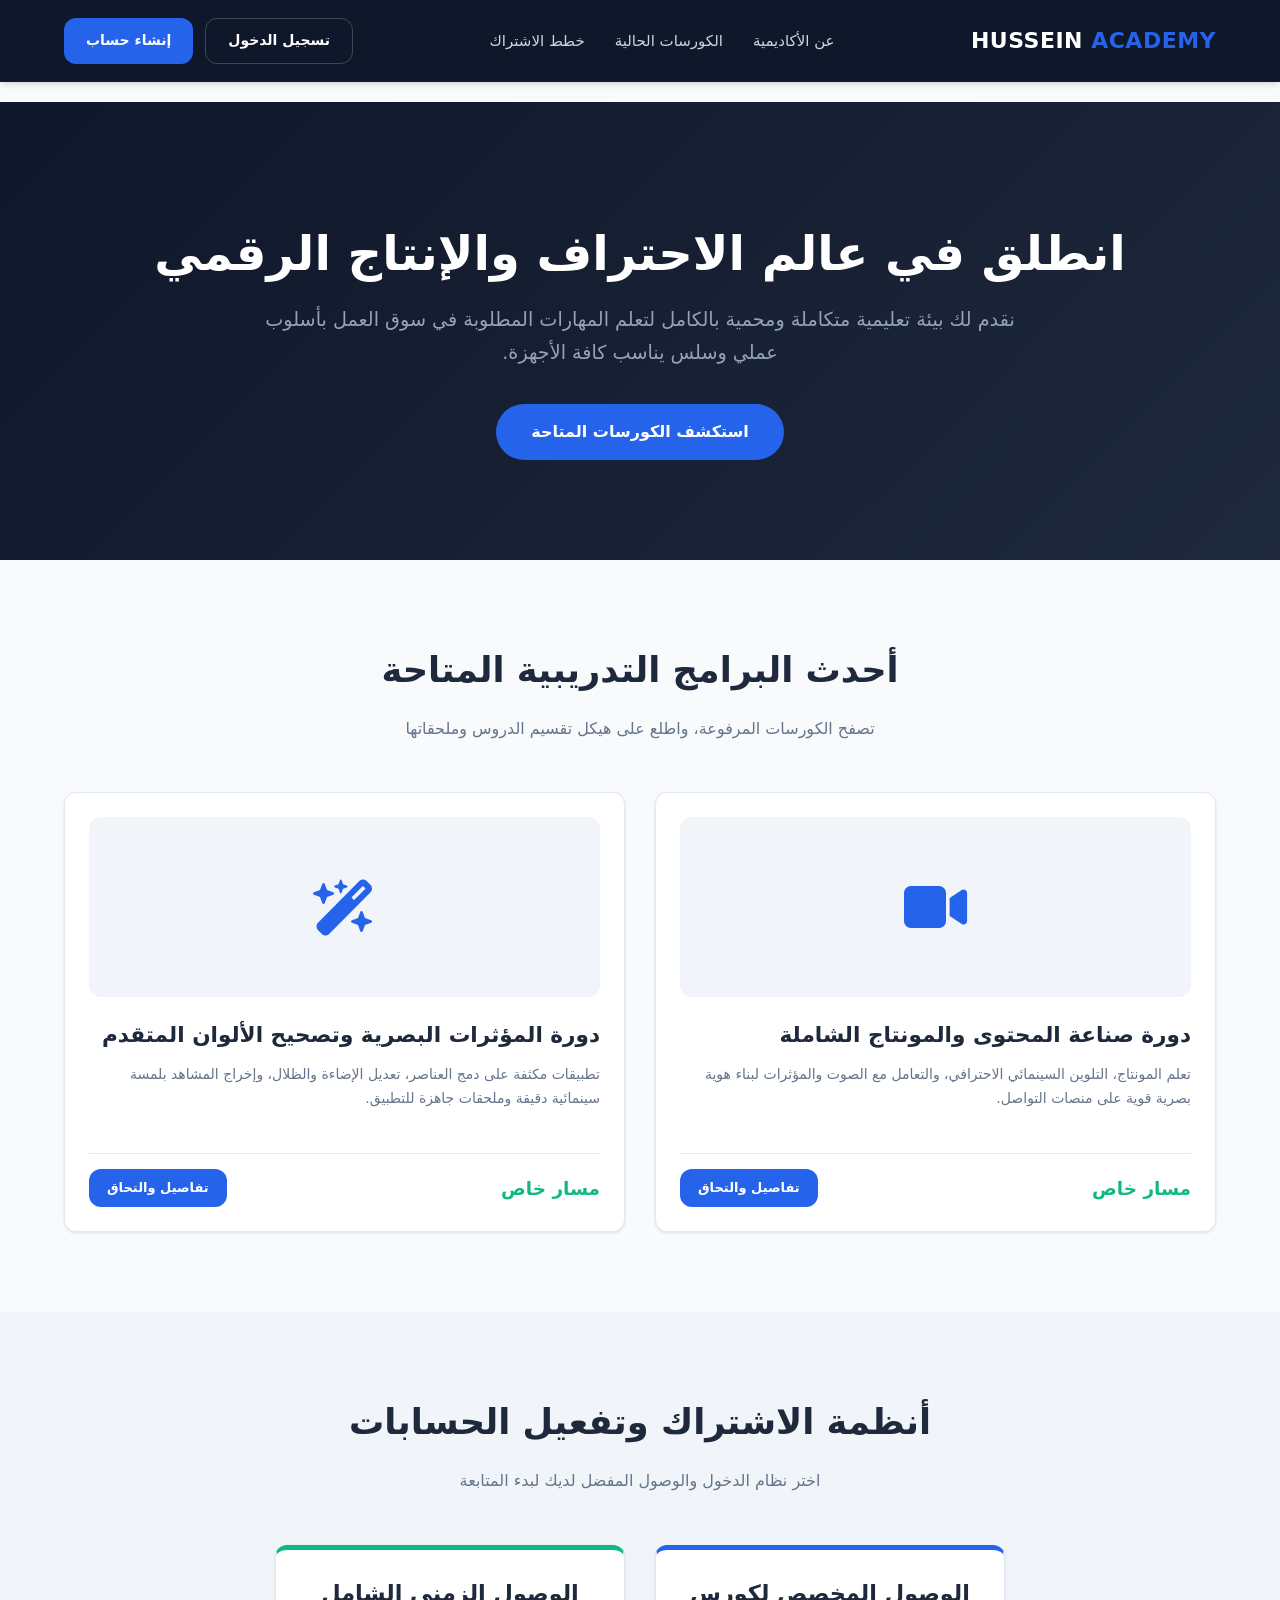
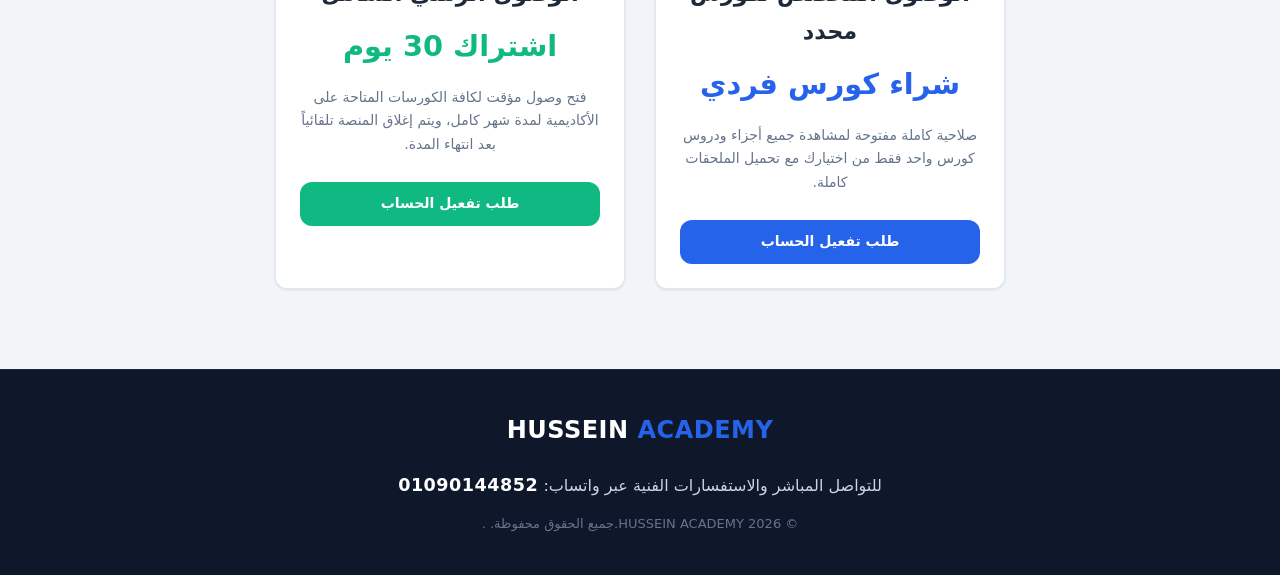
<file: index.html>
<!DOCTYPE html>
<html lang="ar" dir="rtl">
<head>
    <meta charset="UTF-8">
    <meta name="viewport" content="width=device-width, initial-scale=1.0">
    <title>HUSSEIN ACADEMY | المنصة التعليمية الاحترافية</title>
    <link rel="stylesheet" href="style.css">
    <link rel="stylesheet" href="https://cdnjs.cloudflare.com/ajax/libs/font-awesome/6.4.0/css/all.min.css">
</head>
<body>

    <script>
    function loadPosts() {
        const posts = JSON.parse(localStorage.getItem('academy_posts')) || [];
        const container = document.getElementById('postsContainer');
        
        // التأكد أن العنصر موجود قبل محاولة الكتابة فيه
        if (!container) return; 
        
        container.innerHTML = '';
        
        posts.forEach(post => {
            container.innerHTML += `
                <div style="background:white; padding:20px; border-radius:12px; margin-bottom:15px; border-right:4px solid #f59e0b; box-shadow:0 2px 5px rgba(0,0,0,0.1);">
                    <p style="font-size:16px; color:#333; margin:0 0 10px 0;">${post.text}</p>
                    ${post.img ? `<img src="${post.img}" style="max-width:100%; border-radius:8px; display:block;">` : ''}
                    <small style="display:block; margin-top:10px; color:#888;">${post.date}</small>
                </div>
            `;
        });
    }
    
    // استدعاء الدالة عند تحميل صفحة الطالب
    window.onload = function() {
        loadPosts();
    };
    
    // التحديث الفوري عند تغيير أي شيء في لوحة التحكم (التي تستخدم نفس الـ localStorage)
    window.addEventListener('storage', (e) => {
        if(e.key === 'force_sync_trigger' || e.key === 'academy_posts') {
            loadPosts();
        }
    });
    </script>

    <header class="main-header">
        <a href="index.html" class="brand-logo">HUSSEIN <span>ACADEMY</span></a>
        <ul class="nav-links">
            <li><a href="#about">عن الأكاديمية</a></li>
            <li><a href="#courses">الكورسات الحالية</a></li>
            <li><a href="#pricing">خطط الاشتراك</a></li>
        </ul>
        <div class="header-actions">
            <a href="login.html" class="btn btn-outline">تسجيل الدخول</a>
            <a href="register.html" class="btn btn-primary">إنشاء حساب</a>
        </div>
    </header>

    <!-- مكان ظهور الإعلانات -->
    <div id="postsContainer" style="margin: 20px 5% 0 5%;"></div>

    <section id="about" style="padding: 120px 5% 100px; background: linear-gradient(135deg, #0f172a 0%, #1e293b 100%); color: white; text-align: center;">
        <h1 style="font-size: 3rem; margin-bottom: 20px; font-weight: 800; line-height: 1.3;">انطلق في عالم الاحتراف والإنتاج الرقمي</h1>
        <p style="font-size: 1.2rem; color: #94a3b8; max-width: 750px; margin: 0 auto 35px;">نقدم لك بيئة تعليمية متكاملة ومحمية بالكامل لتعلم المهارات المطلوبة في سوق العمل بأسلوب عملي وسلس يناسب كافة الأجهزة.</p>
        <a href="#courses" class="btn btn-primary" style="padding: 14px 35px; font-size: 16px; border-radius: 30px;">استكشف الكورسات المتاحة</a>
    </section>

    <section id="courses" style="padding: 80px 5%; text-align: center;">
        <h2 style="font-size: 2.2rem; margin-bottom: 15px; font-weight: 700;">أحدث البرامج التدريبية المتاحة</h2>
        <p style="color: var(--text-muted); margin-bottom: 50px; font-size: 16px;">تصفح الكورسات المرفوعة، واطلع على هيكل تقسيم الدروس وملحقاتها</p>
        
        <div style="display: grid; grid-template-columns: repeat(auto-fit, minmax(320px, 1fr)); gap: 30px; max-width: 1200px; margin: 0 auto; text-align: right;">
            
            <div class="premium-card">
                <div style="background-color: #f1f5f9; height: 180px; border-radius: var(--radius); margin-bottom: 20px; display: flex; align-items: center; justify-content: center; color: var(--primary);">
                    <i class="fa-solid fa-video" style="font-size: 3.5rem;"></i>
                </div>
                <h3 style="font-size: 1.35rem; margin-bottom: 10px; color: var(--text-main);">دورة صناعة المحتوى والمونتاج الشاملة</h3>
                <p style="color: var(--text-muted); font-size: 14px; margin-bottom: 20px; min-height: 70px;">تعلم المونتاج، التلوين السينمائي الاحترافي، والتعامل مع الصوت والمؤثرات لبناء هوية بصرية قوية على منصات التواصل.</p>
                <div style="display: flex; justify-content: space-between; align-items: center; border-top: 1px solid var(--border); padding-top: 15px;">
                    <span style="font-weight: 700; color: var(--accent); font-size: 1.15rem;">مسار خاص</span>
                    <a href="register.html" class="btn btn-primary" style="padding: 8px 18px; font-size: 13px;">تفاصيل والتحاق</a>
                </div>
            </div>

            <div class="premium-card">
                <div style="background-color: #f1f5f9; height: 180px; border-radius: var(--radius); margin-bottom: 20px; display: flex; align-items: center; justify-content: center; color: var(--primary);">
                    <i class="fa-solid fa-wand-magic-sparkles" style="font-size: 3.5rem;"></i>
                </div>
                <h3 style="font-size: 1.35rem; margin-bottom: 10px; color: var(--text-main);">دورة المؤثرات البصرية وتصحيح الألوان المتقدم</h3>
                <p style="color: var(--text-muted); font-size: 14px; margin-bottom: 20px; min-height: 70px;">تطبيقات مكثفة على دمج العناصر، تعديل الإضاءة والظلال، وإخراج المشاهد بلمسة سينمائية دقيقة وملحقات جاهزة للتطبيق.</p>
                <div style="display: flex; justify-content: space-between; align-items: center; border-top: 1px solid var(--border); padding-top: 15px;">
                    <span style="font-weight: 700; color: var(--accent); font-size: 1.15rem;">مسار خاص</span>
                    <a href="register.html" class="btn btn-primary" style="padding: 8px 18px; font-size: 13px;">تفاصيل والتحاق</a>
                </div>
            </div>

        </div>
    </section>

    <section id="pricing" style="padding: 80px 5%; background-color: #f1f5f9; text-align: center;">
        <h2 style="font-size: 2.2rem; margin-bottom: 15px; font-weight: 700;">أنظمة الاشتراك وتفعيل الحسابات</h2>
        <p style="color: var(--text-muted); margin-bottom: 50px; font-size: 16px;">اختر نظام الدخول والوصول المفضل لديك لبدء المتابعة</p>

        <div style="display: flex; flex-wrap: wrap; justify-content: center; gap: 30px; max-width: 1200px; margin: 0 auto;">
            
            <div class="premium-card" style="width: 350px; text-align: center; border-top: 5px solid var(--primary);">
                <h3 style="font-size: 1.4rem; margin-bottom: 10px;">الوصول المخصص لكورس محدد</h3>
                <div style="font-size: 1.8rem; font-weight: 800; color: var(--primary); margin-bottom: 15px;">شراء كورس فردي</div>
                <p style="color: var(--text-muted); font-size: 14px; margin-bottom: 25px; min-height: 60px;">صلاحية كاملة مفتوحة لمشاهدة جميع أجزاء ودروس كورس واحد فقط من اختيارك مع تحميل الملحقات كاملة.</p>
                <a href="register.html" class="btn btn-primary" style="width: 100%;">طلب تفعيل الحساب</a>
            </div>

            <div class="premium-card" style="width: 350px; text-align: center; border-top: 5px solid var(--accent);">
                <h3 style="font-size: 1.4rem; margin-bottom: 10px;">الوصول الزمني الشامل</h3>
                <div style="font-size: 1.8rem; font-weight: 800; color: var(--accent); margin-bottom: 15px;">اشتراك 30 يوم</div>
                <p style="color: var(--text-muted); font-size: 14px; margin-bottom: 25px; min-height: 60px;">فتح وصول مؤقت لكافة الكورسات المتاحة على الأكاديمية لمدة شهر كامل، ويتم إغلاق المنصة تلقائياً بعد انتهاء المدة.</p>
                <a href="register.html" class="btn btn-primary" style="width: 100%; background-color: var(--accent);">طلب تفعيل الحساب</a>
            </div>

        </div>
    </section>

    <footer style="background-color: var(--dark-bg); color: #94a3b8; padding: 40px 5%; text-align: center; border-top: 1px solid #1e293b;">
        <div style="margin-bottom: 20px;">
            <a href="#" class="brand-logo" style="font-size: 24px;">HUSSEIN <span>ACADEMY</span></a>
        </div>
        <p style="margin-bottom: 12px; color: #cbd5e1;">للتواصل المباشر والاستفسارات الفنية عبر واتساب: <strong style="color: #ffffff; font-size: 1.1rem; letter-spacing: 0.5px;">01090144852</strong></p>
        <p style="font-size: 13px; color: #64748b;">&copy; 2026 HUSSEIN ACADEMY.جميع الحقوق محفوظة. .</p>
    </footer>

</body>
</html>
</file>
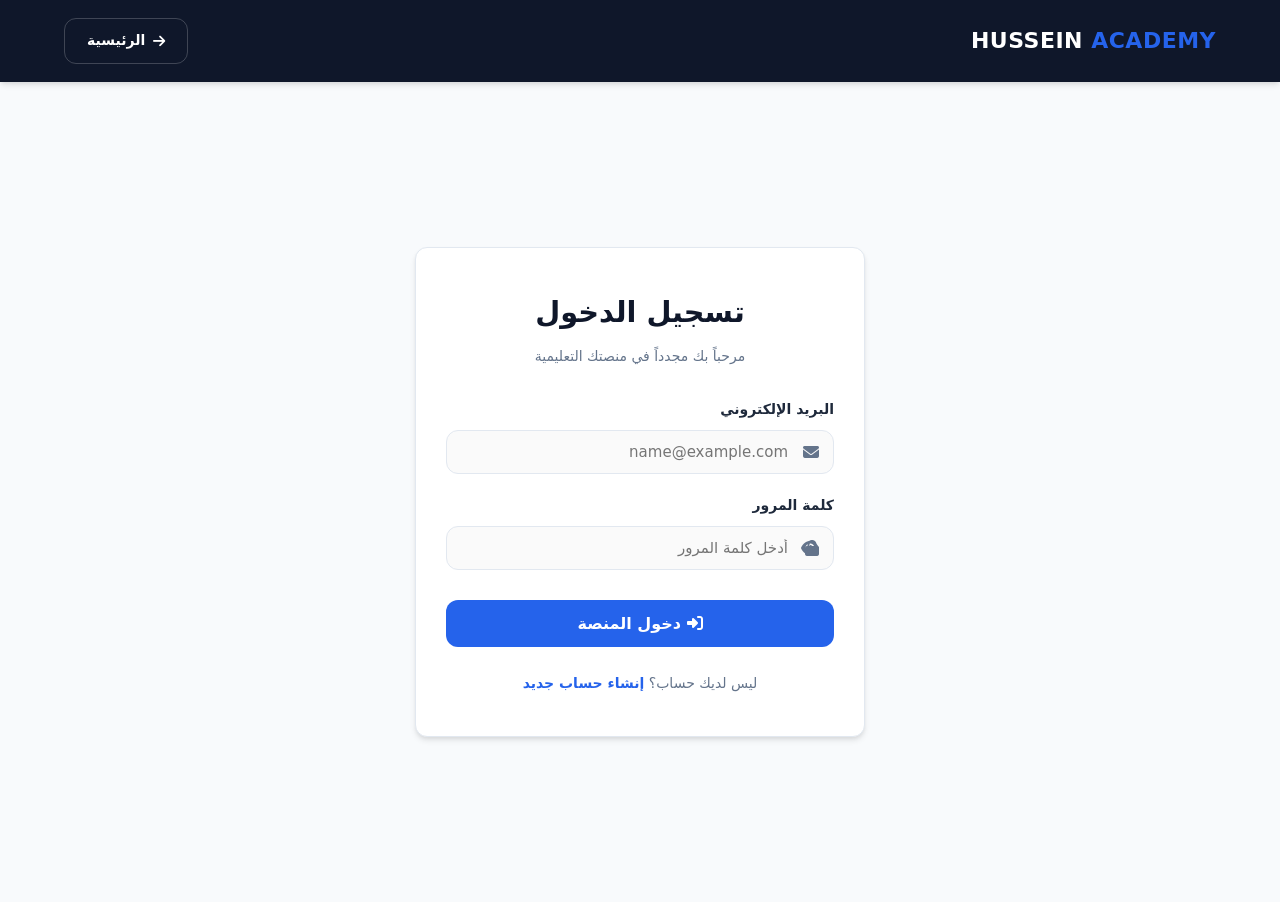
<file: login.html>
<!DOCTYPE html>
<html lang="ar" dir="rtl">
<head>
    <meta charset="UTF-8">
    <meta name="viewport" content="width=device-width, initial-scale=1.0">
    <title>تسجيل الدخول | HUSSEIN ACADEMY</title>
    <link rel="stylesheet" href="style.css">
    <link rel="stylesheet" href="https://cdnjs.cloudflare.com/ajax/libs/font-awesome/6.4.0/css/all.min.css">
    <style>
        .auth-wrapper {
            display: flex;
            justify-content: center;
            align-items: center;
            min-height: calc(100vh - 80px);
            padding: 40px 20px;
        }
        .auth-card {
            background: var(--card-bg);
            border: 1px solid var(--border);
            border-radius: var(--radius);
            padding: 40px 30px;
            width: 100%;
            max-width: 450px;
            box-shadow: var(--shadow-md);
        }
        .auth-card h2 {
            font-size: 1.8rem;
            font-weight: 700;
            color: var(--dark-bg);
            margin-bottom: 8px;
            text-align: center;
        }
        .auth-card .subtitle {
            color: var(--text-muted);
            font-size: 14px;
            text-align: center;
            margin-bottom: 30px;
        }
        .input-group {
            position: relative;
            margin-bottom: 20px;
        }
        .input-group label {
            display: block;
            margin-bottom: 8px;
            font-size: 14px;
            font-weight: 600;
            color: var(--text-main);
        }
        .input-field-wrapper {
            position: relative;
        }
        .input-field-wrapper i {
            position: absolute;
            top: 50%;
            transform: translateY(-50%);
            right: 15px;
            color: var(--text-muted);
        }
        .input-group input {
            width: 100%;
            padding: 12px 45px 12px 15px;
            border: 1.5px solid var(--border);
            border-radius: var(--radius);
            font-size: 15px;
            outline: none;
            transition: var(--transition);
            background-color: #fafafa;
        }
        .input-group input:focus {
            border-color: var(--primary);
            background-color: #ffffff;
            box-shadow: 0 0 0 4px rgba(37, 99, 235, 0.1);
        }
        .toggle-password {
            position: absolute;
            top: 50%;
            transform: translateY(-50%);
            left: 15px;
            cursor: pointer;
            color: var(--text-muted);
        }
        .alert-box {
            padding: 12px;
            border-radius: var(--radius);
            font-size: 14px;
            font-weight: 600;
            margin-bottom: 20px;
            display: none;
            text-align: center;
        }
        .alert-danger { background-color: #fee2e2; color: #991b1b; border: 1px solid #fca5a5; }
        .alert-success { background-color: #d1fae5; color: #065f46; border: 1px solid #6ee7b7; }
        
        .btn-submit {
            width: 100%;
            padding: 14px;
            font-size: 16px;
            font-weight: 700;
            margin-top: 10px;
            border-radius: var(--radius);
        }
    </style>
</head>
<body>

    <header class="main-header">
        <a href="index.html" class="brand-logo">HUSSEIN <span>ACADEMY</span></a>
        <div class="header-actions">
            <a href="index.html" class="btn btn-outline"><i class="fa-solid fa-arrow-right" style="margin-left: 8px;"></i>الرئيسية</a>
        </div>
    </header>

    <div class="auth-wrapper">
        <div class="auth-card">
            <h2>تسجيل الدخول</h2>
            <p class="subtitle">مرحباً بك مجدداً في منصتك التعليمية</p>

            <div id="alertBox" class="alert-box"></div>

            <form id="realLoginForm">
                <div class="input-group">
                    <label>البريد الإلكتروني</label>
                    <div class="input-field-wrapper">
                        <input type="email" id="loginEmail" placeholder="name@example.com" required>
                        <i class="fa-solid fa-envelope"></i>
                    </div>
                </div>

                <div class="input-group">
                    <label>كلمة المرور</label>
                    <div class="input-field-wrapper">
                        <input type="password" id="loginPassword" placeholder="أدخل كلمة المرور" required>
                        <i class="fa-solid fa-lock"></i>
                        <i class="fa-solid fa-eye toggle-password" id="showPassToggle"></i>
                    </div>
                </div>

                <button type="submit" id="submitBtn" class="btn btn-primary btn-submit">
                    <span id="btnText"><i class="fa-solid fa-right-to-bracket"></i> دخول المنصة</span>
                </button>
            </form>

            <p style="text-align: center; margin-top: 25px; font-size: 14px; color: var(--text-muted);">
                ليس لديك حساب؟ <a href="register.html" style="color: var(--primary); text-decoration: none; font-weight: 700;">إنشاء حساب جديد</a>
            </p>
        </div>
    </div>

    <script>
        const loginForm = document.getElementById('realLoginForm');
        const passwordInput = document.getElementById('loginPassword');
        const alertBox = document.getElementById('alertBox');
        const submitBtn = document.getElementById('submitBtn');
        const btnText = document.getElementById('btnText');

        // إظهار وإخفاء الباسورد
        document.getElementById('showPassToggle').addEventListener('click', function() {
            if (passwordInput.type === 'password') {
                passwordInput.type = 'text';
                this.classList.replace('fa-eye', 'fa-eye-slash');
            } else {
                passwordInput.type = 'password';
                this.classList.replace('fa-eye-slash', 'fa-eye');
            }
        });

        function showAlert(msg, type) {
            alertBox.innerText = msg;
            alertBox.className = `alert-box alert-${type}`;
            alertBox.style.display = 'block';
        }

        // معالجة تسجيل الدخول الحقيقي
        loginForm.addEventListener('submit', function(e) {
            e.preventDefault();
            alertBox.style.display = 'none';

            let email = document.getElementById('loginEmail').value.trim();
            let password = passwordInput.value;

            // سحب المستخدمين المخزنين في المتصفح
            let users = JSON.parse(localStorage.getItem('academy_users')) || [];

            // البحث عن المستخدم بمطابقة الإيميل والباسورد
            let user = users.find(u => u.email === email && u.password === password);

            submitBtn.disabled = true;
            btnText.innerHTML = '<i class="fa-solid fa-circle-notch fa-spin"></i> جاري التحقق...';

            setTimeout(() => {
                if (user) {
                    showAlert('تم التحقق بنجاح! جاري فتح حسابك...', 'success');
                    
                    // حفظ بيانات المستخدم الحالي في الـ Session ليعرف السيستم من قام بالدخول
                    localStorage.setItem('current_user', JSON.stringify(user));

                    setTimeout(() => {
                        window.location.href = 'student.html';
                    }, 1000);
                } else {
                    showAlert('البريد الإلكتروني أو كلمة المرور غير صحيحة، يرجى المحاولة مجدداً.', 'danger');
                    submitBtn.disabled = false;
                    btnText.innerHTML = '<i class="fa-solid fa-right-to-bracket"></i> دخول المنصة';
                }
            }, 1000);
        });
    </script>
</body>
</html>
</file>
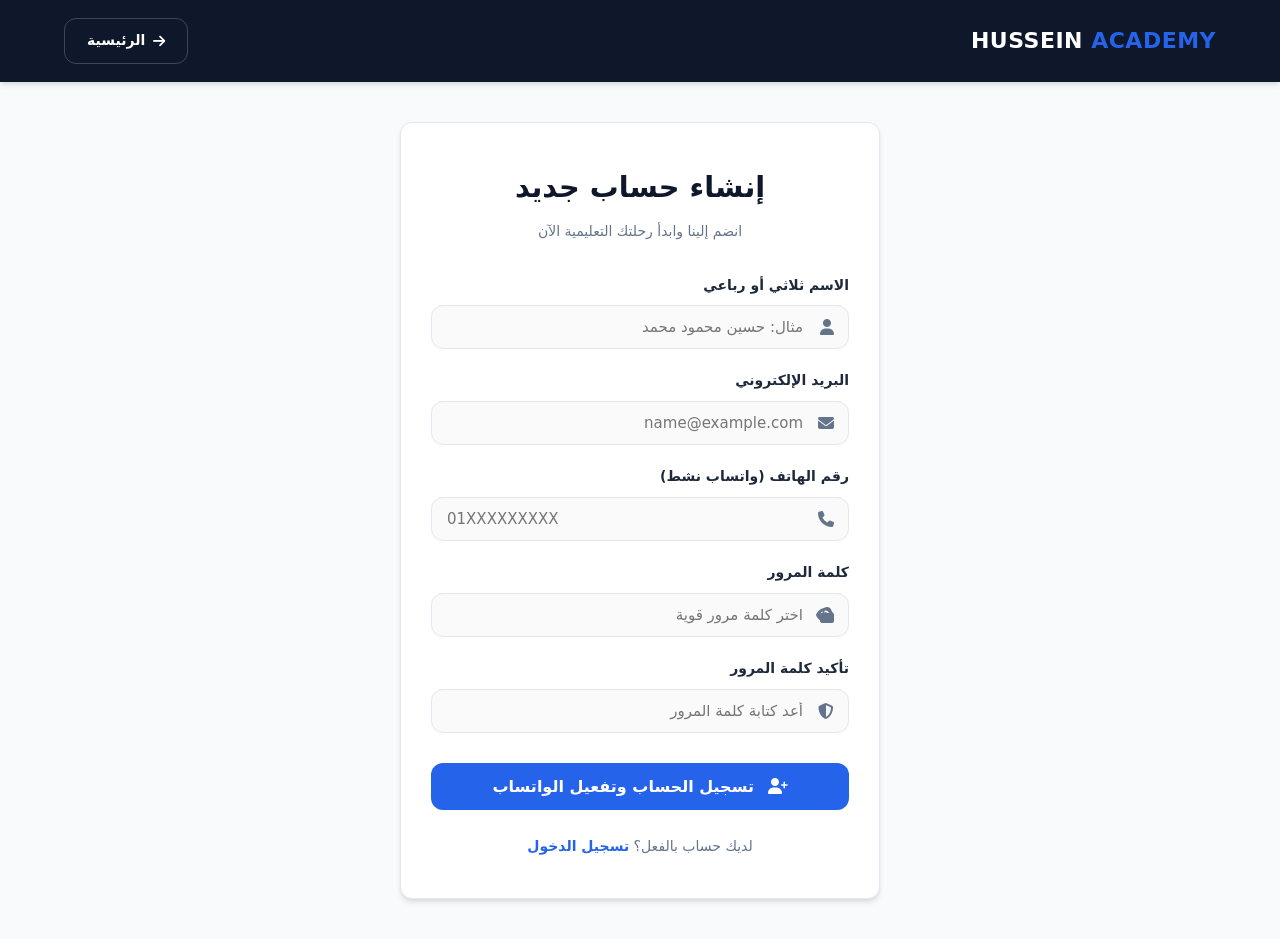
<file: register.html>
<!DOCTYPE html>
<html lang="ar" dir="rtl">
<head>
    <meta charset="UTF-8">
    <meta name="viewport" content="width=device-width, initial-scale=1.0">
    <title>إنشاء حساب جديد | HUSSEIN ACADEMY</title>
    <link rel="stylesheet" href="style.css">
    <link rel="stylesheet" href="https://cdnjs.cloudflare.com/ajax/libs/font-awesome/6.4.0/css/all.min.css">
    <style>
        .auth-wrapper {
            display: flex;
            justify-content: center;
            align-items: center;
            min-height: calc(100vh - 80px);
            padding: 40px 20px;
        }
        .auth-card {
            background: var(--card-bg);
            border: 1px solid var(--border);
            border-radius: var(--radius);
            padding: 40px 30px;
            width: 100%;
            max-width: 480px;
            box-shadow: var(--shadow-md);
        }
        .auth-card h2 {
            font-size: 1.8rem;
            font-weight: 700;
            color: var(--dark-bg);
            margin-bottom: 8px;
            text-align: center;
        }
        .auth-card .subtitle {
            color: var(--text-muted);
            font-size: 14px;
            text-align: center;
            margin-bottom: 30px;
        }
        .input-group {
            position: relative;
            margin-bottom: 20px;
        }
        .input-group label {
            display: block;
            margin-bottom: 8px;
            font-size: 14px;
            font-weight: 600;
            color: var(--text-main);
        }
        .input-field-wrapper {
            position: relative;
        }
        .input-field-wrapper i {
            position: absolute;
            top: 50%;
            transform: translateY(-50%);
            right: 15px;
            color: var(--text-muted);
            transition: var(--transition);
        }
        .input-group input {
            width: 100%;
            padding: 12px 45px 12px 15px;
            border: 1.5px solid var(--border);
            border-radius: var(--radius);
            font-size: 15px;
            outline: none;
            transition: var(--transition);
            background-color: #fafafa;
        }
        .input-group input:focus {
            border-color: var(--primary);
            background-color: #ffffff;
            box-shadow: 0 0 0 4px rgba(37, 99, 235, 0.1);
        }
        .input-group input:focus + i {
            color: var(--primary);
        }
        .toggle-password {
            position: absolute;
            top: 50%;
            transform: translateY(-50%);
            left: 15px;
            cursor: pointer;
            color: var(--text-muted);
        }
        /* مؤشر قوة الباسورد */
        .password-strength {
            height: 4px;
            width: 100%;
            background-color: var(--border);
            border-radius: 2px;
            margin-top: 8px;
            overflow: hidden;
            display: none;
        }
        .password-strength-bar {
            height: 100%;
            width: 0;
            transition: var(--transition);
        }
        /* التنبيهات المدمجة الاحترافية */
        .alert-box {
            padding: 12px;
            border-radius: var(--radius);
            font-size: 14px;
            font-weight: 600;
            margin-bottom: 20px;
            display: none;
            text-align: center;
        }
        .alert-danger { background-color: #fee2e2; color: #991b1b; border: 1px solid #fca5a5; }
        .alert-success { background-color: #d1fae5; color: #065f46; border: 1px solid #6ee7b7; }
        
        .btn-submit {
            width: 100%;
            padding: 14px;
            font-size: 16px;
            font-weight: 700;
            margin-top: 10px;
            border-radius: var(--radius);
        }
        .btn-submit i { margin-left: 8px; }
    </style>
</head>
<body>

    <header class="main-header">
        <a href="index.html" class="brand-logo">HUSSEIN <span>ACADEMY</span></a>
        <div class="header-actions">
            <a href="index.html" class="btn btn-outline"><i class="fa-solid fa-arrow-right" style="margin-left: 8px;"></i>الرئيسية</a>
        </div>
    </header>

    <div class="auth-wrapper">
        <div class="auth-card">
            <h2>إنشاء حساب جديد</h2>
            <p class="subtitle">انضم إلينا وابدأ رحلتك التعليمية الآن</p>

            <div id="alertBox" class="alert-box"></div>

            <form id="realRegisterForm">
                <div class="input-group">
                    <label>الاسم ثلاثي أو رباعي</label>
                    <div class="input-field-wrapper">
                        <input type="text" id="regName" placeholder="مثال: حسين محمود محمد" required>
                        <i class="fa-solid fa-user"></i>
                    </div>
                </div>

                <div class="input-group">
                    <label>البريد الإلكتروني</label>
                    <div class="input-field-wrapper">
                        <input type="email" id="regEmail" placeholder="name@example.com" required>
                        <i class="fa-solid fa-envelope"></i>
                    </div>
                </div>

                <div class="input-group">
                    <label>رقم الهاتف (واتساب نشط)</label>
                    <div class="input-field-wrapper">
                        <input type="tel" id="regPhone" placeholder="01XXXXXXXXX" required>
                        <i class="fa-solid fa-phone"></i>
                    </div>
                </div>

                <div class="input-group">
                    <label>كلمة المرور</label>
                    <div class="input-field-wrapper">
                        <input type="password" id="regPassword" placeholder="اختر كلمة مرور قوية" required>
                        <i class="fa-solid fa-lock"></i>
                        <i class="fa-solid fa-eye toggle-password" id="showPassToggle"></i>
                    </div>
                    <div id="passStrength" class="password-strength">
                        <div id="strengthBar" class="password-strength-bar"></div>
                    </div>
                </div>

                <div class="input-group">
                    <label>تأكيد كلمة المرور</label>
                    <div class="input-field-wrapper">
                        <input type="password" id="regConfirmPassword" placeholder="أعد كتابة كلمة المرور" required>
                        <i class="fa-solid fa-shield-halved"></i>
                    </div>
                </div>

                <button type="submit" id="submitBtn" class="btn btn-primary btn-submit">
                    <span id="btnText"><i class="fa-solid fa-user-plus"></i> تسجيل الحساب وتفعيل الواتساب</span>
                </button>
            </form>

            <p style="text-align: center; margin-top: 25px; font-size: 14px; color: var(--text-muted);">
                لديك حساب بالفعل؟ <a href="login.html" style="color: var(--primary); text-decoration: none; font-weight: 700;">تسجيل الدخول</a>
            </p>
        </div>
    </div>

    <script>
        const form = document.getElementById('realRegisterForm');
        const passwordInput = document.getElementById('regPassword');
        const confirmInput = document.getElementById('regConfirmPassword');
        const strengthBar = document.getElementById('strengthBar');
        const passStrengthDiv = document.getElementById('passStrength');
        const alertBox = document.getElementById('alertBox');
        const submitBtn = document.getElementById('submitBtn');
        const btnText = document.getElementById('btnText');

        // إظهار وإخفاء الباسورد
        document.getElementById('showPassToggle').addEventListener('click', function() {
            if (passwordInput.type === 'password') {
                passwordInput.type = 'text';
                this.classList.replace('fa-eye', 'fa-eye-slash');
            } else {
                passwordInput.type = 'password';
                this.classList.replace('fa-eye-slash', 'fa-eye');
            }
        });

        // مراقبة قوة كلمة المرور أثناء الكتابة
        passwordInput.addEventListener('input', function() {
            let val = passwordInput.value;
            if(val.length > 0) {
                passStrengthDiv.style.display = 'block';
            } else {
                passStrengthDiv.style.display = 'none';
            }

            if(val.length < 5) {
                strengthBar.style.width = '30%';
                strengthBar.style.backgroundColor = '#ef4444'; // ضعيف أحمر
            } else if(val.length >= 5 && val.length < 8) {
                strengthBar.style.width = '60%';
                strengthBar.style.backgroundColor = '#f59e0b'; // متوسط برتقالي
            } else {
                strengthBar.style.width = '100%';
                strengthBar.style.backgroundColor = 'var(--accent)'; // قوي أخضر
            }
        });

        // دالة إظهار التنبيهات الاحترافية
        function showAlert(msg, type) {
            alertBox.innerText = msg;
            alertBox.className = `alert-box alert-${type}`;
            alertBox.style.display = 'block';
            window.scrollTo({ top: 0, behavior: 'smooth' });
        }

        // معالجة فورمة التسجيل الحقيقية
        form.addEventListener('submit', function(e) {
            e.preventDefault();
            alertBox.style.display = 'none';

            let name = document.getElementById('regName').value.trim();
            let email = document.getElementById('regEmail').value.trim();
            let phone = document.getElementById('regPhone').value.trim();
            let password = passwordInput.value;
            let confirmPassword = confirmInput.value;

            // 1. فحص الاسم الثلاثي
            if (name.split(' ').length < 3) {
                showAlert('برجاء إدخال الاسم ثلاثي أو رباعي على الأقل لضمان اعتماد الحساب.', 'danger');
                return;
            }

            // 2. فحص رقم الهاتف المصري
            let phoneRegex = /^01[0125][0-9]{8}$/;
            if (!phoneRegex.test(phone)) {
                showAlert('برجاء إدخال رقم هاتف مصري صحيح مكون من 11 رقم (010, 011, 012, 015).', 'danger');
                return;
            }

            // 3. تطابق كلمة المرور
            if (password !== confirmPassword) {
                showAlert('كلمات المرور غير متطابقة، يرجى إعادة التحقق.', 'danger');
                return;
            }

            // تفعيل حالة التحميل اللطيفة على الزرار
            submitBtn.disabled = true;
            btnText.innerHTML = '<i class="fa-solid fa-circle-notch fa-spin"></i> جاري تهيئة حسابك الاحترافي...';

            setTimeout(() => {
                // حفظ البيانات حقيقياً في LocalStorage للربط مع صفحة تسجيل الدخول
                let users = JSON.parse(localStorage.getItem('academy_users')) || [];
                
                // التأكد إن الإيميل مش متسجل قبل كده
                if(users.some(u => u.email === email)) {
                    showAlert('هذا البريد الإلكتروني مسجل بالفعل، جرب تسجيل الدخول.', 'danger');
                    submitBtn.disabled = false;
                    btnText.innerHTML = '<i class="fa-solid fa-user-plus"></i> تسجيل الحساب وتفعيل الواتساب';
                    return;
                }

                // إضافة المستخدم الجديد
                users.push({ name, email, phone, password, role: 'student' });
                localStorage.setItem('academy_users', JSON.stringify(users));

                // إظهار رسالة النجاح
                showAlert('تم إنشاء الحساب بنجاح! جاري توجيهك لتأكيد الاشتراك عبر واتساب...', 'success');

                // التوجيه التلقائي المباشر للـ WhatsApp الخاص بك
                let msg = `مرحباً HUSSEIN ACADEMY، لقد قمت بالتسجيل في المنصة.\nالاسم: ${name}\nالبريد: ${email}\nالهاتف: ${phone}\nأرجو تفعيل الحساب لبدء مراجعة الدروس الحرة والملحقات.`;
                let adminNumber = "201090144852";
                
                setTimeout(() => {
                    window.location.href = `https://wa.me/${adminNumber}?text=${encodeURIComponent(msg)}`;
                }, 1500);

            }, 1200); // محاكاة وقت معالجة حقيقي آمن
        });
    </script>
</body>
</html>
</file>
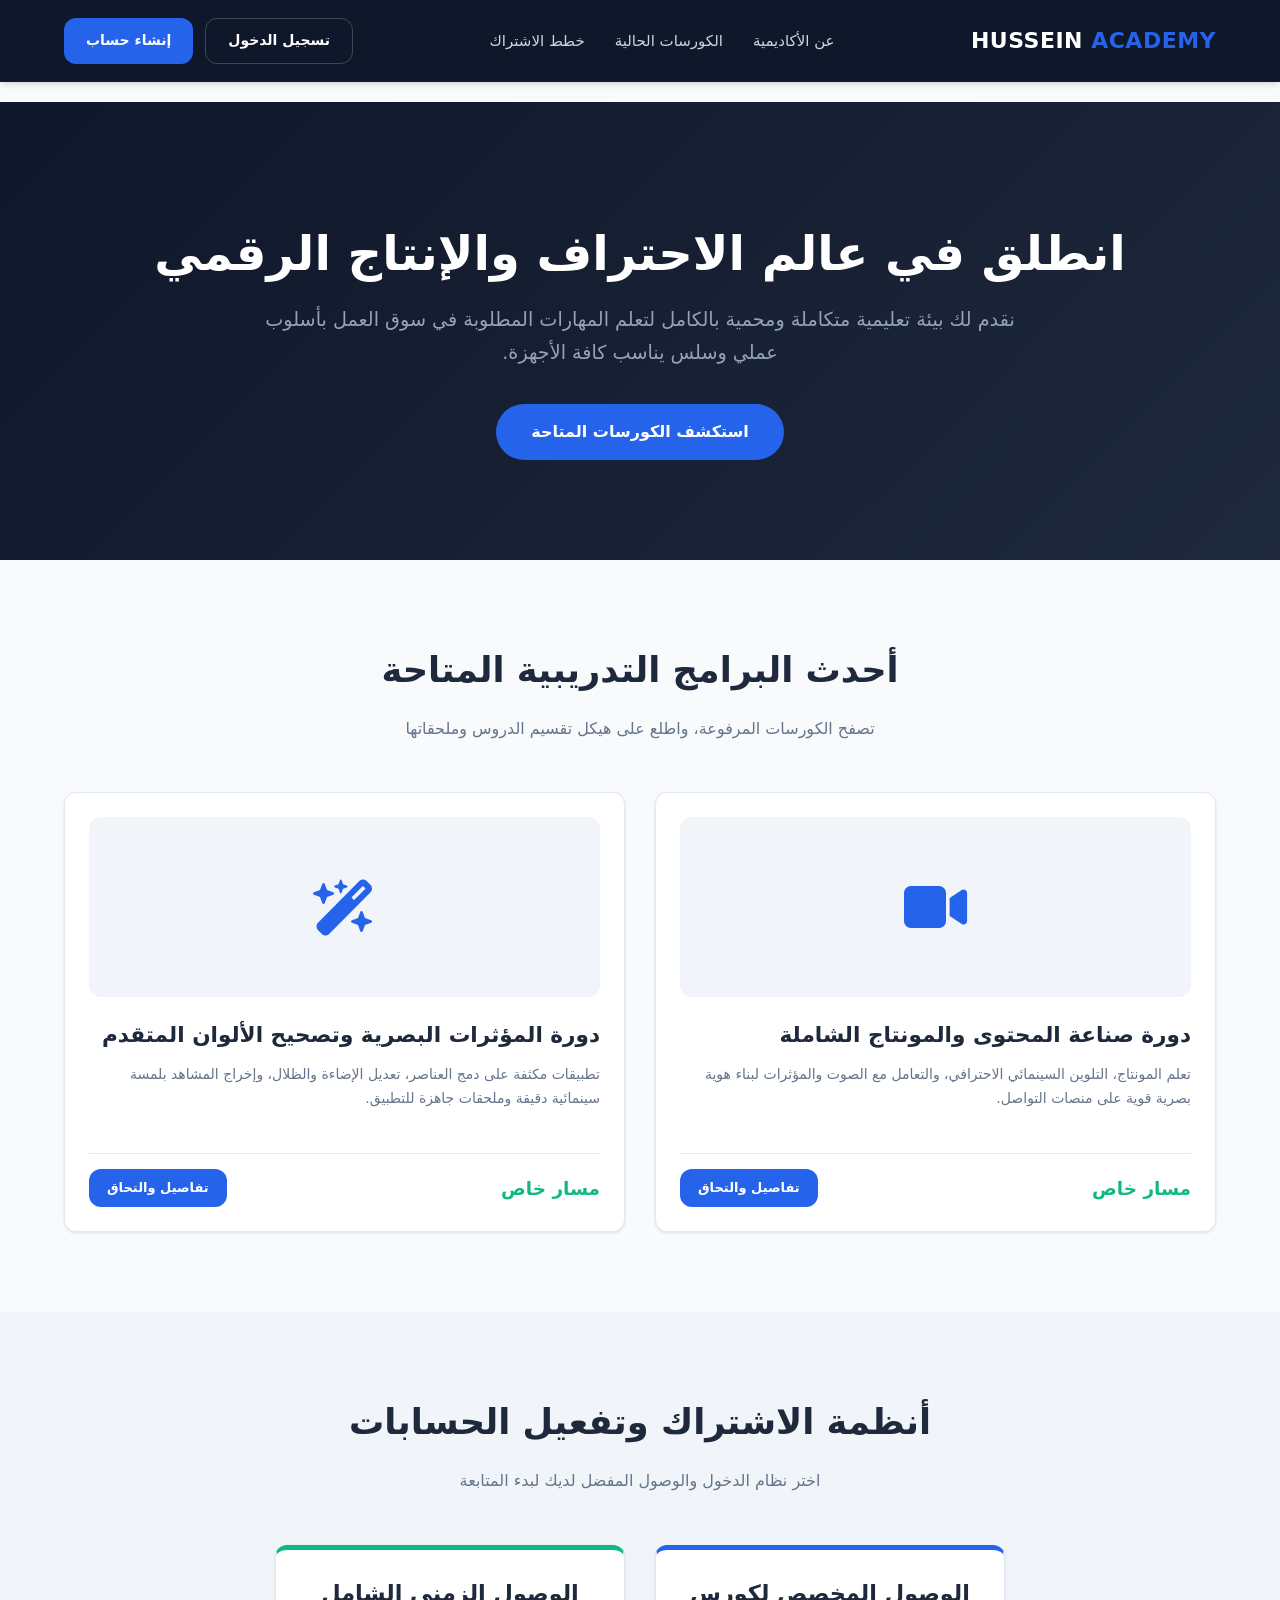
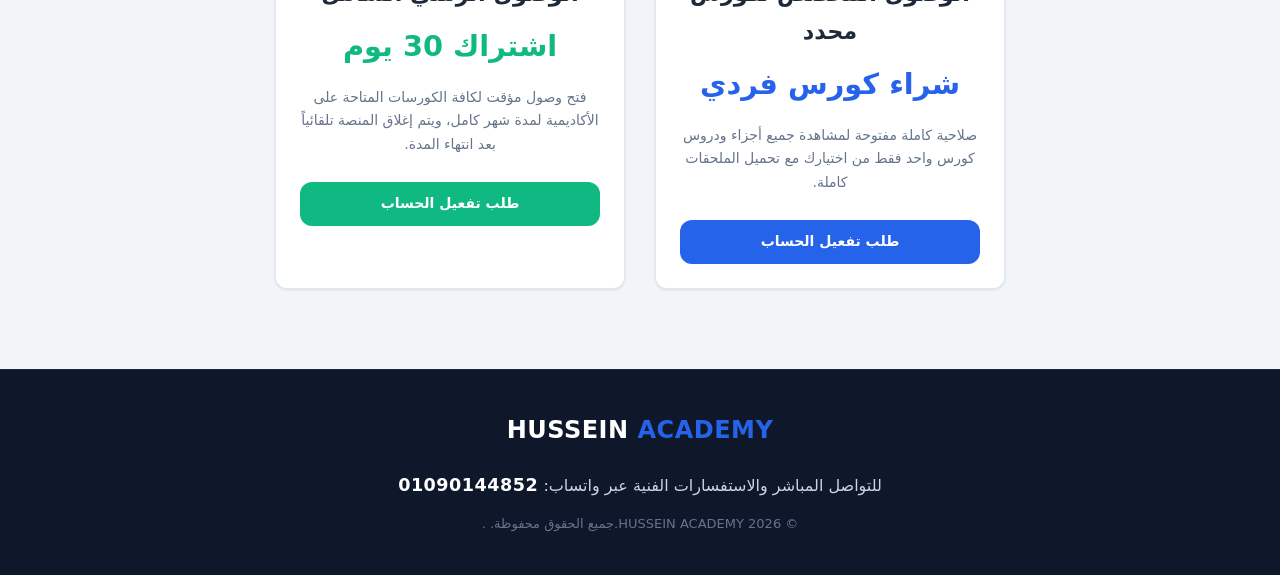
<file: s7s.2005.2005.2005.html>
<!DOCTYPE html>
<html lang="ar" dir="rtl">
<head>
    <meta charset="UTF-8">
    <meta name="viewport" content="width=device-width, initial-scale=1.0">
    <title>إدارة المنصة المتقدمة | HUSSEIN ACADEMY</title>
    <link rel="stylesheet" href="style.css">
    <link rel="stylesheet" href="https://cdnjs.cloudflare.com/ajax/libs/font-awesome/6.4.0/css/all.min.css">
    <style>
        body { background-color: #f3f4f6; color: #1f2937; font-family: 'Segoe UI', system-ui, sans-serif; }
        .admin-layout { max-width: 1400px; margin: 30px auto; padding: 0 20px; }
        
        .main-card-header { background: linear-gradient(135deg, #1e293b, #0f172a); color: white; padding: 30px; border-radius: var(--radius); display: flex; justify-content: space-between; align-items: center; margin-bottom: 25px; box-shadow: var(--shadow-md); }
        
        .tabs-container { display: flex; gap: 10px; background: white; padding: 8px; border-radius: 12px; border: 1px solid var(--border); margin-bottom: 25px; }
        .tab-trigger { padding: 12px 20px; border: none; background: none; font-size: 14px; font-weight: 700; cursor: pointer; color: var(--text-muted); border-radius: 8px; transition: var(--transition); display: flex; align-items: center; gap: 8px; }
        .tab-trigger.active { background: var(--primary); color: white; box-shadow: 0 4px 12px rgba(37,99,235,0.2); }

        .panel-content { display: none; }
        .panel-content.active { display: block; }

        .dashboard-grid { display: grid; grid-template-columns: repeat(auto-fit, minmax(220px, 1fr)); gap: 20px; margin-bottom: 30px; }
        .card-stat { background: white; border-radius: 12px; padding: 20px; border: 1px solid var(--border); display: flex; align-items: center; justify-content: space-between; box-shadow: var(--shadow-sm); }
        .card-stat h3 { font-size: 26px; font-weight: 800; margin: 0; }
        
        .box-form { background: white; border: 1px solid var(--border); border-radius: 12px; padding: 25px; margin-bottom: 25px; box-shadow: var(--shadow-sm); }
        .box-form h3 { font-size: 16px; margin-bottom: 20px; color: var(--dark-bg); display: flex; align-items: center; gap: 8px; border-bottom: 1px solid #e5e7eb; padding-bottom: 12px; }
        .inputs-layout { display: grid; grid-template-columns: repeat(auto-fit, minmax(200px, 1fr)); gap: 15px; margin-bottom: 15px; }
        .input-group { display: flex; flex-direction: column; gap: 6px; }
        .input-group label { font-size: 13px; font-weight: 700; color: #4b5563; }
        .input-group input, .input-group select { padding: 10px; border: 1.5px solid var(--border); border-radius: 8px; outline: none; font-size: 13px; background: #f9fafb; transition: var(--transition); }
        .input-group input:focus, .input-group select:focus { border-color: var(--primary); background: white; }

        .table-holder { background: white; border: 1px solid var(--border); border-radius: 12px; overflow-x: auto; box-shadow: var(--shadow-sm); }
        .data-table { width: 100%; border-collapse: collapse; text-align: right; font-size: 13.5px; white-space: nowrap; }
        .data-table th { background: #f8fafc; color: #1e293b; padding: 14px 16px; font-weight: 700; border-bottom: 2px solid #e2e8f0; }
        .data-table td { padding: 14px 16px; border-bottom: 1px solid #e2e8f0; vertical-align: middle; }
        
        .status-pill { padding: 4px 10px; border-radius: 20px; font-size: 11px; font-weight: 700; }
        .pill-active { background: #d1fae5; color: #065f46; }
        .pill-locked { background: #fee2e2; color: #991b1b; }

        .modal-blur { position: fixed; top:0; left:0; width:100%; height:100%; background: rgba(15,23,42,0.6); backdrop-filter: blur(4px); display:flex; align-items:center; justify-content:center; z-index:9999; display:none; }
        .modal-body { background: white; padding: 30px; border-radius: 16px; width: 100%; max-width: 600px; box-shadow: var(--shadow-lg); }

        .action-btns { display: flex; gap: 6px; }
        .btn-mini { padding: 6px 12px; border-radius: 6px; border: none; cursor: pointer; font-size: 12px; font-weight: 700; display: inline-flex; align-items: center; gap: 4px; }
        .btn-m-edit { background: #eff6ff; color: var(--primary); }
        .btn-m-del { background: #fee2e2; color: #ef4444; }
    </style>
</head>
<body>

    <div class="admin-layout">
        
        <div class="main-card-header">
            <div>
                <h1 style="font-size: 22px; margin:0; letter-spacing: 1px;">HUSSEIN ACADEMY • CONTROL PANEL</h1>
                <p style="margin:4px 0 0 0; opacity:0.7; font-size:12px;">نظام إدارة المسارات والكورسات وفحص اشتراكات الطلاب الفوري</p>
            </div>
            <a href="index.html" class="btn btn-outline" style="color:white; border-color:white; padding: 8px 16px; font-size:13px;"><i class="fa-solid fa-eye"></i> عرض المنصة</a>
        </div>

        <nav class="tabs-container">
            <button class="tab-trigger active" onclick="openTab('tab-students')"><i class="fa-solid fa-users-gear"></i> إدارة وحسابات الطلاب</button>
            <button class="tab-trigger" onclick="openTab('tab-courses')"><i class="fa-solid fa-photo-film"></i> هيكلة الكورسات والفيديوهات</button>
        </nav>

        <section id="tab-students" class="panel-content active">
            <div class="dashboard-grid">
                <div class="card-stat"><div><h3 id="cTotal">0</h3><p style="color:var(--text-muted); font-size:12px; margin:4px 0 0 0;">المسجلين بالمنصة</p></div><i class="fa-solid fa-users" style="font-size:24px; color:var(--primary);"></i></div>
                <div class="card-stat"><div><h3 id="cActive">0</h3><p style="color:var(--text-muted); font-size:12px; margin:4px 0 0 0;">الاشتراكات النشطة</p></div><i class="fa-solid fa-circle-check" style="font-size:24px; color:#10b981;"></i></div>
                <div class="card-stat"><div><h3 id="cLocked">0</h3><p style="color:var(--text-muted); font-size:12px; margin:4px 0 0 0;">الحسابات المقفولة</p></div><i class="fa-solid fa-user-slash" style="font-size:24px; color:#ef4444;"></i></div>
            </div>

            <div class="table-holder">
                <table class="data-table">
                    <thead>
                        <tr>
                            <th>الطالب والبريد</th>
                            <th>رقم الواتساب</th>
                            <th>تاريخ الانضمام</th>
                            <th>نهاية الصلاحية</th>
                            <th>حالة الحساب</th>
                            <th>الأيام المتبقية</th>
                            <th>الإجراءات والتحكم بالصلاحية</th>
                        </tr>
                    </thead>
                    <tbody id="studentsListTable"></tbody>
                </table>
            </div>
        </section>

        <section id="tab-courses" class="panel-content">
            <div class="box-form">
                <h3><i class="fa-solid fa-bullhorn" style="color:#f59e0b"></i> خطوة 3: إعلان جديد للطلاب</h3>
                <form id="postForm">
                    <div class="input-group">
                        <label>نص الإعلان</label>
                        <textarea id="postText" rows="3" style="padding:10px; border:1px solid #ddd; border-radius:8px;" required placeholder="اكتب إعلانك هنا..."></textarea>
                    </div>
                    <div class="input-group">
                        <label>رابط صورة (اختياري)</label>
                        <input type="text" id="postImg" placeholder="https://example.com/image.jpg">
                    </div>
                    <button type="submit" class="btn btn-primary" style="background:#f59e0b; border:none; width:100%; margin-top:10px;">نشر الإعلان للطلاب</button>
                </form>
            </div>
            
            <!-- تم إضافة جدول الإعلانات هنا -->
            <div class="table-holder" style="margin-bottom: 20px;">
                <h3><i class="fa-solid fa-list"></i> الإعلانات الحالية</h3>
                <table class="data-table">
                    <thead><tr><th>النص</th><th>التاريخ</th><th>حذف</th></tr></thead>
                    <tbody id="postsListTable"></tbody>
                </table>
            </div>

            <div style="display: grid; grid-template-columns: 1fr 2fr; gap: 20px;">
                
                <div class="box-form">
                    <h3><i class="fa-solid fa-folder-plus" style="color:var(--primary)"></i> خطوة 1: إنشاء كورس جديد</h3>
                    <form id="courseForm">
                        <div class="input-group" style="margin-bottom:12px;">
                            <label>اسم الكورس الجامع</label>
                            <input type="text" id="courseName" required placeholder="مثال: كورس المونتاج السينمائي">
                        </div>
                        <button type="submit" class="btn btn-primary" style="width:100%; padding:10px;"><i class="fa-solid fa-plus"></i> تثبيت الكورس الجديد</button>
                    </form>
                </div>

                <div class="box-form">
                    <h3><i class="fa-solid fa-video" style="color:#10b981"></i> خطوة 2: رفع فيديو وربطه بكورس محدد</h3>
                    <form id="videoForm">
                        <div class="inputs-layout">
                            <div class="input-group">
                                <label>اختر الكورس التابع له</label>
                                <select id="videoCourseSelect" required><option value="">-- اختر كورس --</option></select>
                            </div>
                            <div class="input-group">
                                <label>عنوان الفيديو / الجزء</label>
                                <input type="text" id="videoTitle" required placeholder="مثال: الدرس 1: واجهة بريمير">
                            </div>
                            <div class="input-group">
                                <label>رابط الفيديو (HLS أو YouTube)</label>
                                <input type="text" id="videoSrc" required placeholder="https://domain.com/index.m3u8 أو رابط يوتيوب">
                            </div>
                            <div class="input-group">
                                <label>اسم الملحق ورابط التحميل</label>
                                <input type="text" id="videoRes" placeholder="ملفات العمل">
                            </div>
                            <div class="input-group">
                                <label>رابط الملحق المباشر</label>
                                <input type="text" id="videoLink" placeholder="https://drive.google.com/...">
                            </div>
                        </div>
                        <button type="submit" class="btn btn-primary" style="padding:10px 25px; background:#10b981; border-color:#10b981;"><i class="fa-solid fa-cloud-arrow-up"></i> إدراج ونشر الفيديو داخل الكورس</button>
                    </form>
                </div>
            </div>

            <div class="table-holder">
                <table class="data-table">
                    <thead>
                        <tr>
                            <th>اسم الكورس العام</th>
                            <th>عنوان الدرس الداخلي</th>
                            <th>رابط الفيديو (المعالج)</th>
                            <th>الملحقات المربوطة</th>
                            <th>العملية</th>
                        </tr>
                    </thead>
                    <tbody id="videosListTable"></tbody>
                </table>
            </div>
        </section>
    </div>

    <div class="modal-blur" id="editModal">
        <div class="modal-body">
            <h3 style="margin-top:0; margin-bottom:20px; font-size:16px;"><i class="fa-solid fa-user-pen" style="color:var(--primary);"></i> تعديل وتحكم كامل في اشتراك الطالب</h3>
            <form id="modalEditForm">
                <input type="hidden" id="modalUserIndex">
                <div class="inputs-layout" style="grid-template-columns: 1fr 1fr;">
                    <div class="input-group"><label>اسم الطالب</label><input type="text" id="modalName" required></div>
                    <div class="input-group"><label>رقم الهاتف</label><input type="text" id="modalPhone" required></div>
                    <div class="input-group">
                        <label>حالة الاشتراك بالمنصة</label>
                        <select id="modalStatus">
                            <option value="active">نشط ومفتوح</option>
                            <option value="pending">محظور / مغلق</option>
                        </select>
                    </div>
                    <div class="input-group"><label>عدد الأيام المتاحة لاشتراكه</label><input type="number" id="modalDays" required></div>
                </div>
                <div style="display:flex; gap:10px; margin-top:20px; justify-content:flex-end;">
                    <button type="button" class="btn-mini" style="background:#e5e7eb; color:#1f2937; padding:10px 20px;" onclick="closeModal()">إلغاء</button>
                    <button type="submit" class="btn btn-primary" style="padding:10px 20px;">حفظ وتحديث فوراً</button>
                </div>
            </form>
        </div>
    </div>

    <script>
        // --- نظام الحماية المضاف ---
        const pass = prompt("يرجى إدخال كلمة مرور لوحة التحكم:");
        if (pass !== "hussin123") {
            alert("كلمة مرور خاطئة!");
            window.location.href = "index.html";
        }

        // --- دالة عرض وحذف الإعلانات المضافة ---
        function renderPostsList() {
            const posts = JSON.parse(localStorage.getItem('academy_posts')) || [];
            const container = document.getElementById('postsListTable');
            if(container) {
                container.innerHTML = '';
                posts.forEach((post, i) => {
                    container.innerHTML += `<tr><td>${post.text.substring(0, 30)}...</td><td>${post.date}</td><td><button class="btn-mini btn-m-del" onclick="deletePostExtra(${i})">حذف</button></td></tr>`;
                });
            }
        }

        window.deletePostExtra = function(i) {
            let posts = JSON.parse(localStorage.getItem('academy_posts')) || [];
            posts.splice(i, 1);
            localStorage.setItem('academy_posts', JSON.stringify(posts));
            renderPostsList();
            localStorage.setItem('force_sync_trigger', Date.now());
        }

        // --- بقية كودك الأصلي ---
        function openTab(id) {
            document.querySelectorAll('.panel-content').forEach(p => p.classList.remove('active'));
            document.querySelectorAll('.tab-trigger').forEach(t => t.classList.remove('active'));
            document.getElementById(id).classList.add('active');
            event.currentTarget.classList.add('active');
        }

        function getDaysLeft(expiry) {
            if(!expiry) return 0;
            const diff = new Date(expiry) - new Date();
            const days = Math.ceil(diff / (1000 * 60 * 60 * 24));
            return days > 0 ? days : 0;
        }

        function renderStudents() {
            document.getElementById('postForm').addEventListener('submit', function(e){
                e.preventDefault();
                const text = document.getElementById('postText').value;
                const img = document.getElementById('postImg').value;
                const post = { text, img, date: new Date().toLocaleDateString('ar-EG') };
                let posts = JSON.parse(localStorage.getItem('academy_posts')) || [];
                posts.unshift(post);
                localStorage.setItem('academy_posts', JSON.stringify(posts));
                this.reset();
                alert("تم نشر الإعلان بنجاح!");
                renderPostsList();
                localStorage.setItem('force_sync_trigger', Date.now());
            });
            const users = JSON.parse(localStorage.getItem('academy_users')) || [];
            const tbody = document.getElementById('studentsListTable');
            tbody.innerHTML = '';
            let active = 0, locked = 0;
            users.forEach((u, i) => {
                const days = getDaysLeft(u.expiryDate);
                const isActive = (days > 0 && u.status === 'active');
                if(isActive) active++; else locked++;
                tbody.innerHTML += `
                    <tr>
                        <td><strong>${u.name}</strong><br><small style="color:#6b7280;">${u.email}</small></td>
                        <td dir="ltr" style="text-align:right;">${u.phone}</td>
                        <td>${u.joinDate || '---'}</td>
                        <td>${u.expiryDate ? new Date(u.expiryDate).toLocaleDateString('ar-EG') : 'غير مفعل'}</td>
                        <td><span class="status-pill ${isActive?'pill-active':'pill-locked'}">${isActive?'نشط وشغال':'مغلق ومقفل'}</span></td>
                        <td style="font-weight:700; color:var(--primary);">${days} يوم</td>
                        <td>
                            <div class="action-btns">
                                <button class="btn-mini btn-m-edit" onclick="openEditModal(${i})"><i class="fa-solid fa-user-gear"></i> تعديل كامل</button>
                                <button class="btn-mini btn-m-del" onclick="deleteUser(${i})"><i class="fa-solid fa-trash"></i> حذف</button>
                            </div>
                        </td>
                    </tr>
                `;
            });
            document.getElementById('cTotal').innerText = users.length;
            document.getElementById('cActive').innerText = active;
            document.getElementById('cLocked').innerText = locked;
        }

        window.openEditModal = function(i) {
            const users = JSON.parse(localStorage.getItem('academy_users'));
            const u = users[i];
            document.getElementById('modalUserIndex').value = i;
            document.getElementById('modalName').value = u.name;
            document.getElementById('modalPhone').value = u.phone;
            document.getElementById('modalStatus').value = u.status || 'active';
            document.getElementById('modalDays').value = getDaysLeft(u.expiryDate) || 30;
            document.getElementById('editModal').style.display = 'flex';
        }

        window.closeModal = function() { document.getElementById('editModal').style.display = 'none'; }

        document.getElementById('modalEditForm').addEventListener('submit', function(e){
            e.preventDefault();
            const i = document.getElementById('modalUserIndex').value;
            let users = JSON.parse(localStorage.getItem('academy_users'));
            const days = parseInt(document.getElementById('modalDays').value) || 0;
            const exp = new Date();
            exp.setDate(exp.getDate() + days);
            users[i].name = document.getElementById('modalName').value;
            users[i].phone = document.getElementById('modalPhone').value;
            users[i].status = document.getElementById('modalStatus').value;
            users[i].expiryDate = days > 0 ? exp.toISOString() : null;
            if(!users[i].joinDate) users[i].joinDate = new Date().toLocaleDateString('ar-EG');
            localStorage.setItem('academy_users', JSON.stringify(users));
            closeModal();
            renderStudents();
            localStorage.setItem('force_sync_trigger', Date.now());
        });

        window.deleteUser = function(i) {
            if(confirm("مسح نهائي للطالب؟")){
                let users = JSON.parse(localStorage.getItem('academy_users'));
                users.splice(i, 1);
                localStorage.setItem('academy_users', JSON.stringify(users));
                renderStudents();
                localStorage.setItem('force_sync_trigger', Date.now());
            }
        }

        function renderCoursesAndVideos() {
            const courses = JSON.parse(localStorage.getItem('academy_playlists')) || [];
            const videos = JSON.parse(localStorage.getItem('academy_playlist_videos')) || [];
            const select = document.getElementById('videoCourseSelect');
            select.innerHTML = '<option value="">-- اختر كورس لربط الفيديو به --</option>';
            courses.forEach(c => { select.innerHTML += `<option value="${c}">${c}</option>`; });
            const tbody = document.getElementById('videosListTable');
            tbody.innerHTML = '';
            videos.forEach((v, i) => {
                tbody.innerHTML += `
                    <tr>
                        <td style="font-weight:700; color:var(--primary);"><i class="fa-solid fa-folder"></i> ${v.course}</td>
                        <td style="font-weight:600; color:var(--dark-bg);">${v.title}</td>
                        <td style="font-size:11px; font-family:monospace; color:#6b7280;">${v.src.substring(0,35)}...</td>
                        <td><a href="${v.link || '#'}" target="_blank" style="color:var(--primary); font-size:12px; font-weight:700;">📌 ${v.res || 'تحميل الملحق'}</a></td>
                        <td><button class="btn-mini btn-m-del" onclick="deleteVideo(${i})"><i class="fa-solid fa-trash-can"></i> حذف من الكورس</button></td>
                    </tr>
                `;
            });
        }

        document.getElementById('courseForm').addEventListener('submit', function(e){
            e.preventDefault();
            const name = document.getElementById('courseName').value.trim();
            let courses = JSON.parse(localStorage.getItem('academy_playlists')) || [];
            if(!courses.includes(name)) {
                courses.push(name);
                localStorage.setItem('academy_playlists', JSON.stringify(courses));
                this.reset();
                renderCoursesAndVideos();
                alert("تم إنشاء الكورس بنجاح!");
            } else { alert("الكورس ده موجود بالفعل!"); }
        });

        document.getElementById('videoForm').addEventListener('submit', function(e){
            e.preventDefault();
            const course = document.getElementById('videoCourseSelect').value;
            const title = document.getElementById('videoTitle').value.trim();
            let src = document.getElementById('videoSrc').value.trim();
            const res = document.getElementById('videoRes').value.trim();
            const link = document.getElementById('videoLink').value.trim();
            if (src.includes('watch?v=')) src = src.replace('watch?v=', 'embed/');
            else if (src.includes('youtu.be/')) src = src.replace('youtu.be/', 'youtube.com/embed/');
            let videos = JSON.parse(localStorage.getItem('academy_playlist_videos')) || [];
            videos.push({ course, title, src, res, link });
            localStorage.setItem('academy_playlist_videos', JSON.stringify(videos));
            this.reset();
            renderCoursesAndVideos();
            localStorage.setItem('force_sync_trigger', Date.now());
            alert("تم إدراج الفيديو وتوجيهه للعمل داخل المنصة!");
        });

        window.deleteVideo = function(i) {
            if(confirm("حذف هذا الفيديو من الكورس؟")) {
                let videos = JSON.parse(localStorage.getItem('academy_playlist_videos'));
                videos.splice(i, 1);
                localStorage.setItem('academy_playlist_videos', JSON.stringify(videos));
                renderCoursesAndVideos();
                localStorage.setItem('force_sync_trigger', Date.now());
            }
        }

        renderStudents();
        renderCoursesAndVideos();
        renderPostsList();
    </script>
</body>
</html>
</file>
<file: style.css>
/* Hussein Academy - Global Modern Theme */
:root {
    --primary: #2563eb;        /* أزرق تقني احترافي */
    --primary-hover: #1d4ed8;
    --accent: #10b981;         /* أخضر مريح للإشعارات والنجاح */
    --dark-bg: #0f172a;        /* كحلي غامق فاخر للهيدر والأقسام */
    --light-bg: #f8fafc;       /* خلفية مريحة جداً للعين */
    --card-bg: #ffffff;
    --text-main: #1e293b;
    --text-muted: #64748b;
    --border: #e2e8f0;
    --radius: 12px;
    --shadow-sm: 0 1px 3px rgba(0,0,0,0.1);
    --shadow-md: 0 4px 6px -1px rgba(0,0,0,0.1), 0 2px 4px -1px rgba(0,0,0,0.06);
    --transition: all 0.3s cubic-bezier(0.4, 0, 0.2, 1);
}

/* إعدادات خطوط وتصفير المتصفح */
* {
    margin: 0;
    padding: 0;
    box-sizing: border-box;
    font-family: 'Segoe UI', system-ui, -apple-system, sans-serif;
}

body {
    background-color: var(--light-bg);
    color: var(--text-main);
    line-height: 1.7;
    overflow-x: hidden;
}

/* هيدر المنصة الاحترافي - متوافق مع الموبايل */
.main-header {
    display: flex;
    justify-content: space-between;
    align-items: center;
    background-color: var(--dark-bg);
    padding: 18px 5%;
    position: sticky;
    top: 0;
    z-index: 1000;
    box-shadow: var(--shadow-md);
}

.brand-logo {
    font-size: 22px;
    font-weight: 800;
    color: #ffffff;
    text-decoration: none;
    letter-spacing: 0.5px;
}

.brand-logo span {
    color: var(--primary);
}

.nav-links {
    display: flex;
    list-style: none;
    gap: 30px;
}

.nav-links a {
    color: #cbd5e1;
    text-decoration: none;
    font-weight: 500;
    font-size: 15px;
    transition: var(--transition);
}

.nav-links a:hover {
    color: #ffffff;
}

/* أزرار الهيدر */
.header-actions {
    display: flex;
    gap: 12px;
}

.btn {
    padding: 10px 22px;
    border-radius: var(--radius);
    font-size: 14px;
    font-weight: 600;
    cursor: pointer;
    border: none;
    transition: var(--transition);
    text-decoration: none;
    display: inline-flex;
    align-items: center;
    justify-content: center;
}

.btn-primary {
    background-color: var(--primary);
    color: #ffffff;
}

.btn-primary:hover {
    background-color: var(--primary-hover);
    transform: translateY(-1px);
}

.btn-outline {
    background-color: transparent;
    color: #ffffff;
    border: 1.5px solid rgba(255,255,255,0.2);
}

.btn-outline:hover {
    background-color: rgba(255,255,255,0.05);
    border-color: #ffffff;
}

/* نظام الاستجابة للموبايل (Media Queries) */
@media (max-width: 768px) {
    .main-header {
        padding: 15px 4%;
    }
    .nav-links {
        display: none; /* سيتم عمل قائمة جانبية للموبايل عبر الجافاسكريبت لاحقاً */
    }
    .brand-logo {
        font-size: 19px;
    }
    .btn {
        padding: 8px 16px;
        font-size: 13px;
    }
}

/* تصميم الكروت المشترك (كورس / خطة سعر) */
.premium-card {
    background: var(--card-bg);
    border: 1px solid var(--border);
    border-radius: var(--radius);
    padding: 24px;
    box-shadow: var(--shadow-sm);
    transition: var(--transition);
}

.premium-card:hover {
    transform: translateY(-4px);
    box-shadow: var(--shadow-md);
    border-color: rgba(37, 99, 235, 0.2);
}
</file>
